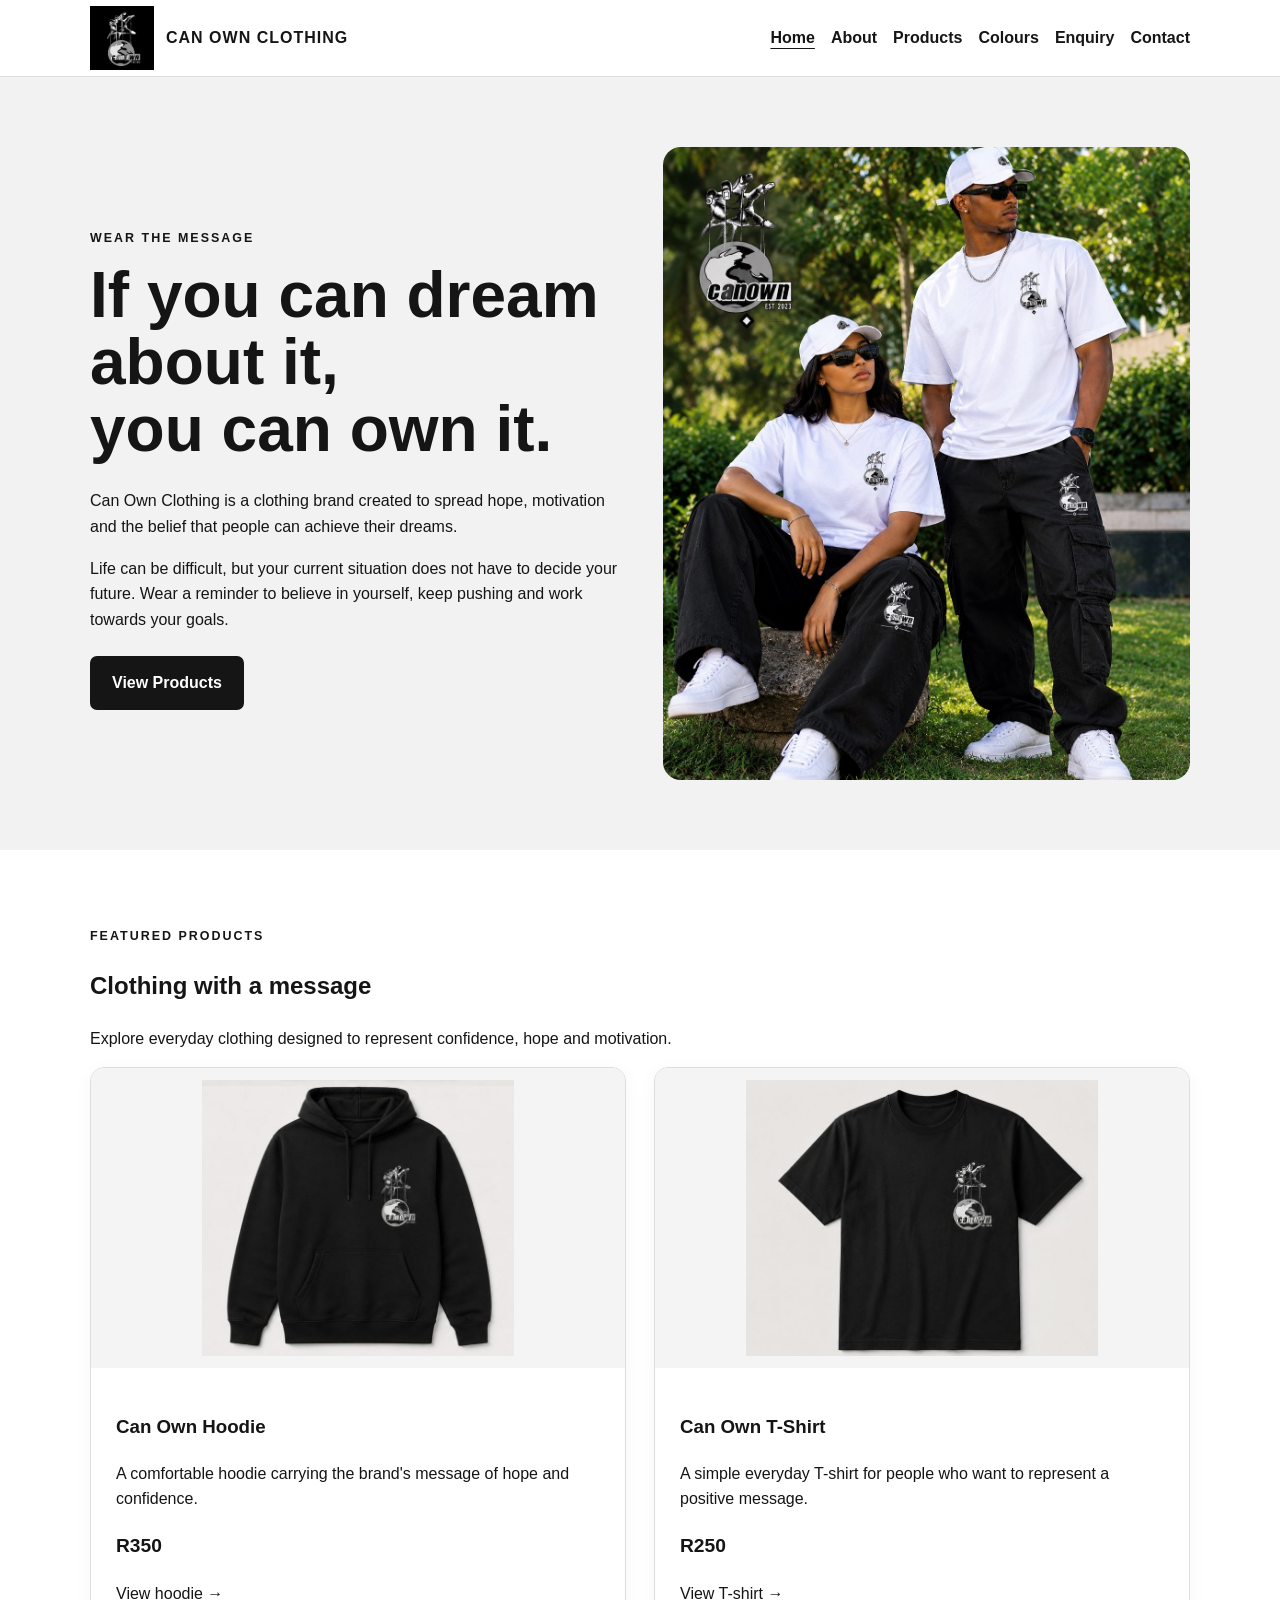
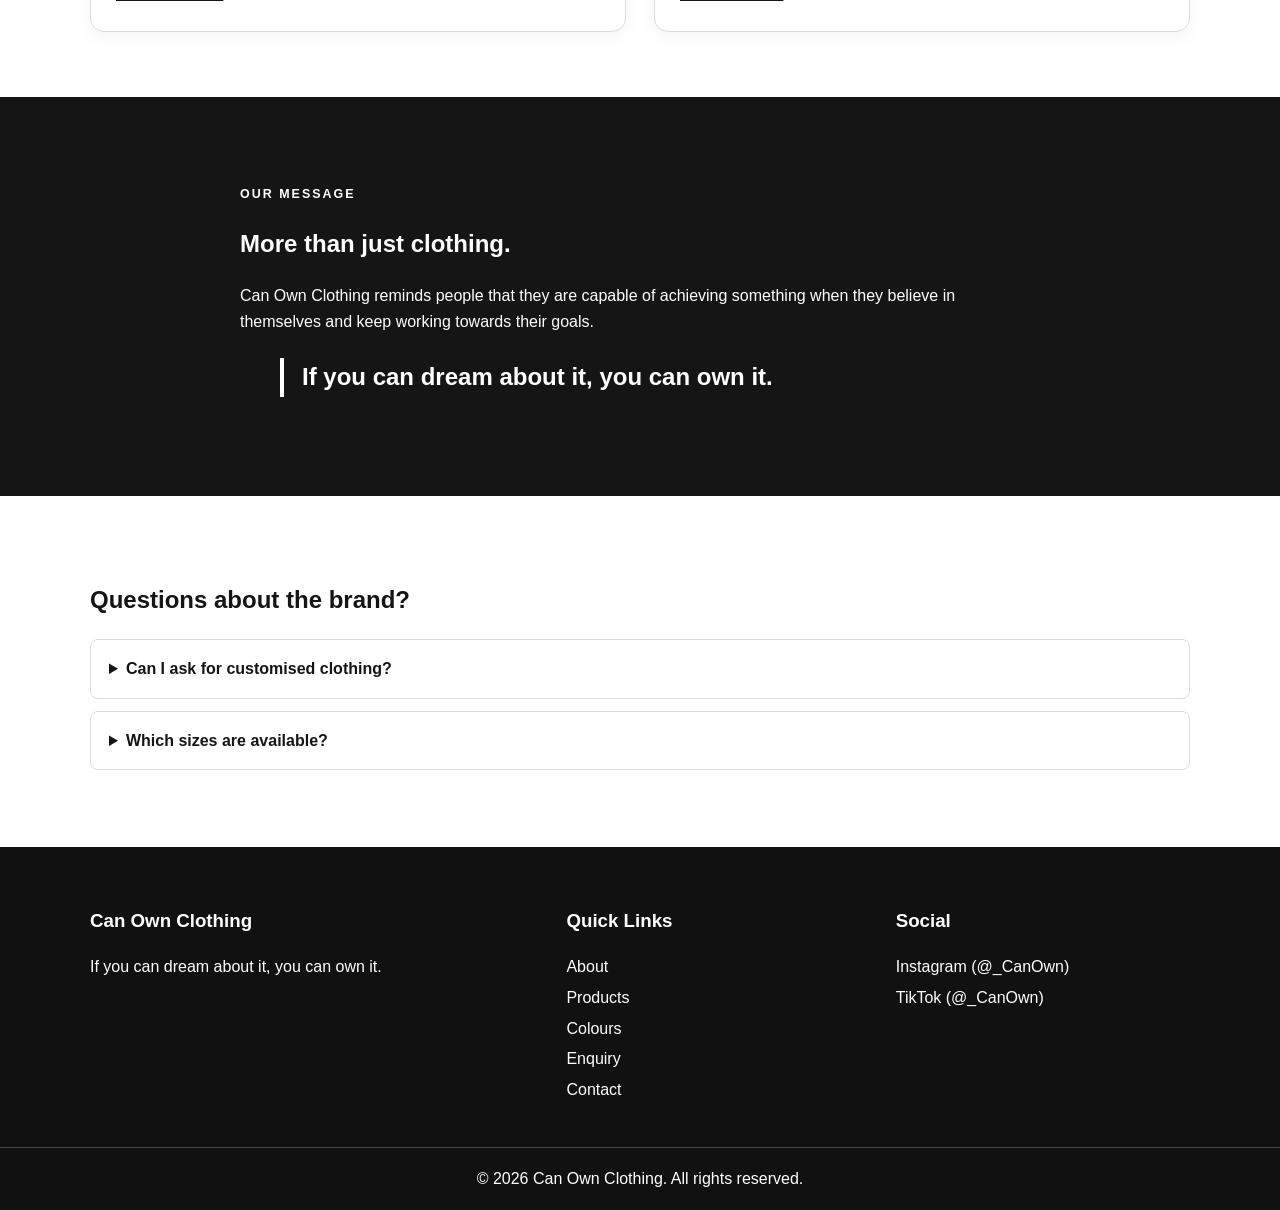
<file: index.html>
<!DOCTYPE html>
<html lang="en">

<head>
    <meta charset="UTF-8">
    <meta name="viewport" content="width=device-width, initial-scale=1.0">
    <meta name="description"
        content="Discover Can Own Clothing, a motivational South African clothing brand built around hope, confidence and believing in your dreams.">
    <meta name="keywords"
        content="Can Own Clothing, motivational clothing, hoodies, T-shirts, customised clothing, South Africa">
    <meta name="author" content="Can Own Clothing">
    <title>Can Own Clothing | Motivational Clothing</title>
    <link rel="stylesheet" href="css/style.css">
</head>

<body>
    <a class="skip-link" href="#main">Skip to main content</a>
    <header class="header">
        <div class="container nav">
            <a class="logo" href="index.html"><img src="images/image0.jpg" alt="Can Own Clothing logo"><span>CAN OWN
                    CLOTHING</span></a>
            <button class="menu-toggle" aria-expanded="false" aria-controls="main-nav">Menu </button>
            <nav id="main-nav"><a class="active" href="index.html">Home</a><a href="about.html">About</a><a
                    href="products.html">Products</a><a href="colours.html">Colours</a><a
                    href="enquiry.html">Enquiry</a><a href="contact.html">Contact</a></nav>
        </div>
    </header>
    <main id="main">
        <section class="hero">
            <div class="container hero-grid">
                <div>
                    <p class="eyebrow">WEAR THE MESSAGE</p>
                    <h1>If you can dream about it, <span>you can own it.</span></h1>
                    <p>Can Own Clothing is a clothing brand created to spread hope, motivation and the belief that
                        people can achieve their dreams.</p>
                    <p>Life can be difficult, but your current situation does not have to decide your future. Wear a
                        reminder to believe in yourself, keep pushing and work towards your goals.</p>
                    <a class="button" href="products.html">View Products</a>
                </div>
                <div><img class="hero-img" src="images/image10.jpg" alt="Two people wearing Can Own Clothing"
                        class="hero-img zoomable-image"></div>
            </div>
        </section>
        <section class="section">
            <div class="container">
                <p class="eyebrow">FEATURED PRODUCTS</p>
                <h2>Clothing with a message</h2>
                <p>Explore everyday clothing designed to represent confidence, hope and motivation.</p>
                <div class="cards">
                    <article class="card"><img src="images/image5.jpg" alt="Black Can Own hoodie"
                            class="zoomable-image">
                        <div>
                            <h3>Can Own Hoodie</h3>
                            <p>A comfortable hoodie carrying the brand's message of hope and confidence.</p>
                            <p class="price">R350</p><a href="products.html">View hoodie →</a>
                        </div>
                    </article>
                    <article class="card"><img src="images/image1.jpg" alt="Black Can Own T-shirt"
                            class="zoomable-image">
                        <div>
                            <h3>Can Own T-Shirt</h3>
                            <p>A simple everyday T-shirt for people who want to represent a positive message.</p>
                            <p class="price">R250</p><a href="products.html">View T-shirt →</a>
                        </div>
                    </article>
                </div>
            </div>
        </section>
        <section class="dark-section">
            <div class="container narrow">
                <p class="eyebrow">OUR MESSAGE</p>
                <h2>More than just clothing.</h2>
                <p>Can Own Clothing reminds people that they are capable of achieving something when they believe in
                    themselves and keep working towards their goals.</p>
                <blockquote>If you can dream about it, you can own it.</blockquote>
            </div>
        </section>
        <section class="section">
            <div class="container">
                <h2>Questions about the brand?</h2>
                <details class="accordion">
                    <summary>Can I ask for customised clothing?</summary>
                    <p>Yes. Use the enquiry form to tell us your idea. We will review the request and discuss
                        availability and pricing before confirming an order.</p>
                </details>
                <details class="accordion">
                    <summary>Which sizes are available?</summary>
                    <p>Our current listed sizes are Small, Medium, Large and XL. Availability must be confirmed before
                        an order is finalised.</p>
                </details>
            </div>
        </section>
    </main>
    <footer>
        <div class="container footer-grid">
            <div>
                <h3>Can Own Clothing</h3>
                <p>If you can dream about it, you can own it.</p>
            </div>
            <div>
                <h3>Quick Links</h3><a href="about.html">About</a><a href="products.html">Products</a><a
                    href="colours.html">Colours</a><a href="enquiry.html">Enquiry</a><a href="contact.html">Contact</a>
            </div>
            <div>
                <h3>Social</h3><a href="#">Instagram (@_CanOwn)</a><a
                    href="#">TikTok (@_CanOwn)</a>
            </div>
        </div>
        <p class="copyright">&copy; 2026 Can Own Clothing. All rights reserved.</p>
    </footer>
    <script src="js/script.js"></script>
</body>

</html>
</file>
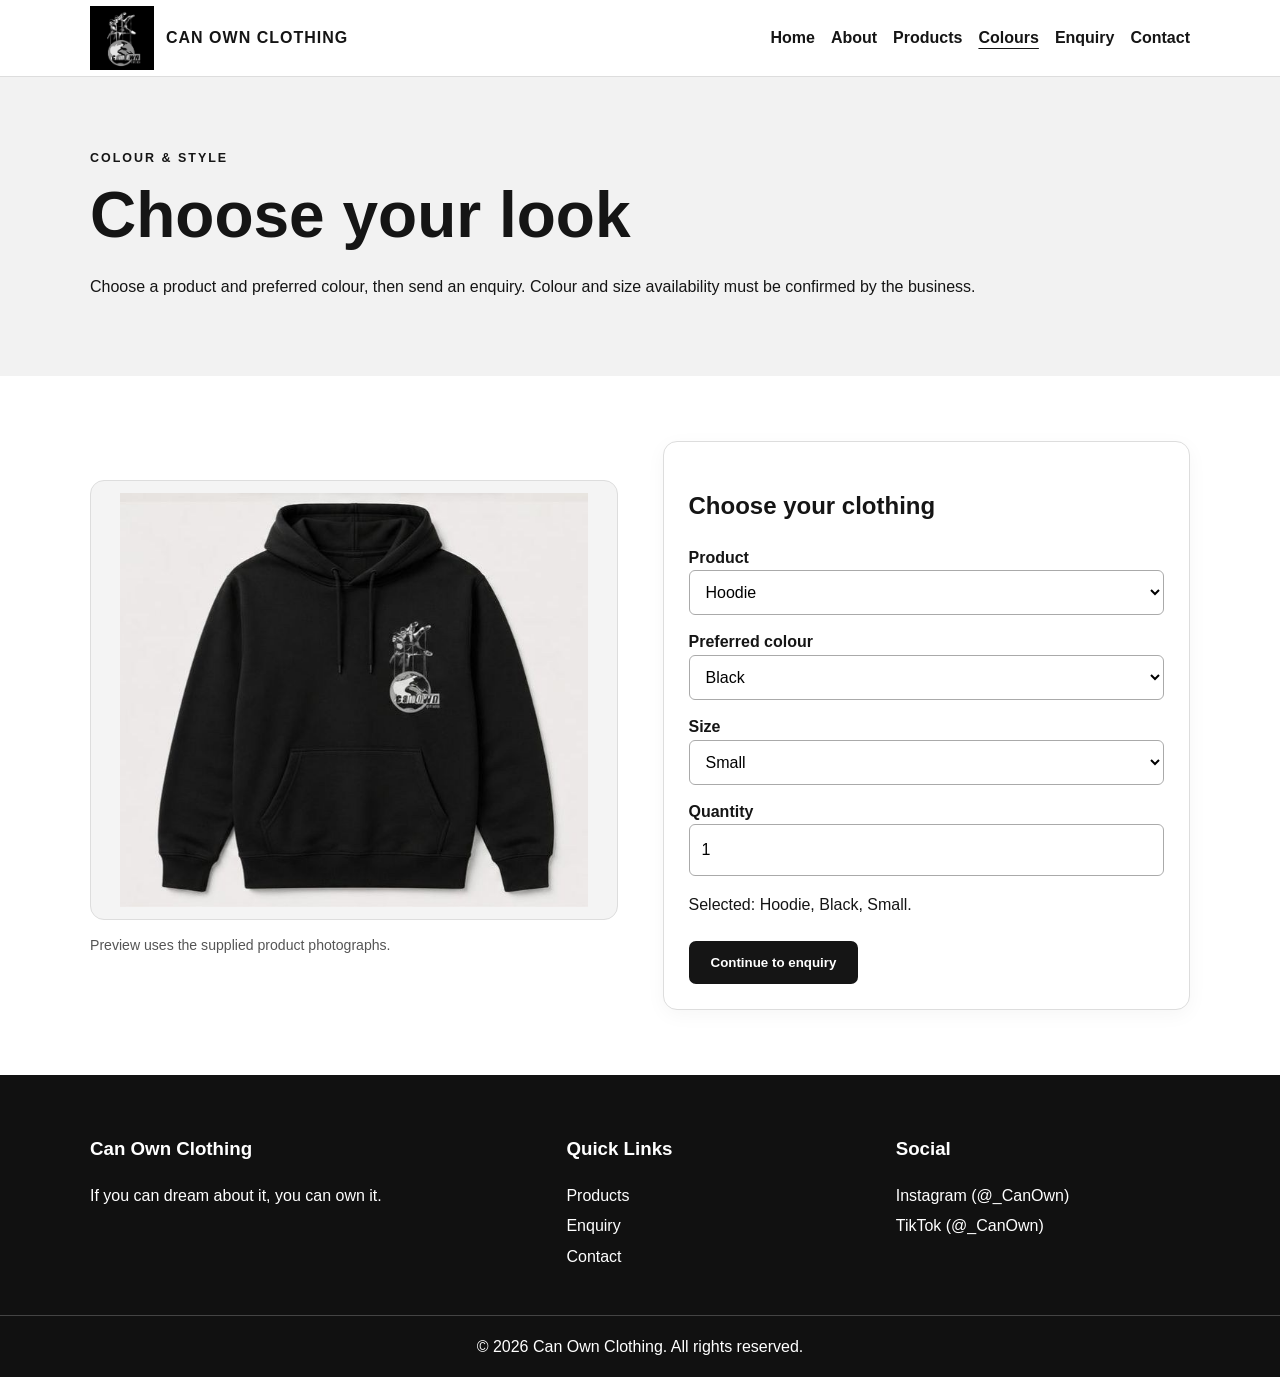
<file: colours.html>
<!DOCTYPE html>
<html lang="en">

<head>
    <meta charset="UTF-8">
    <meta name="viewport" content="width=device-width, initial-scale=1.0">
    <meta name="description"
        content="Explore colour options for Can Own Clothing hoodies and T-shirts and send a clothing enquiry.">
    <meta name="keywords" content="Can Own Clothing colours, hoodie colours, T-shirt colours, customised clothing">
    <title>Colours and Styles | Can Own Clothing</title>
    <link rel="stylesheet" href="css/style.css">
</head>

<body><a class="skip-link" href="#main">Skip to main content</a>
    <header class="header">
        <div class="container nav"><a class="logo" href="index.html"><img src="images/image0.jpg"
                    alt="Can Own Clothing logo"><span>CAN OWN CLOTHING</span></a><button class="menu-toggle"
                aria-expanded="false" aria-controls="main-nav">Menu </button>
            <nav id="main-nav"><a href="index.html">Home</a><a href="about.html">About</a><a
                    href="products.html">Products</a><a class="active" href="colours.html">Colours</a><a
                    href="enquiry.html">Enquiry</a><a href="contact.html">Contact</a></nav>
        </div>
    </header>
    <main id="main">
        <section class="banner">
            <div class="container">
                <p class="eyebrow">COLOUR & STYLE</p>
                <h1>Choose your look</h1>
                <p>Choose a product and preferred colour, then send an enquiry. Colour and size availability must be
                    confirmed by the business.</p>
            </div>
        </section>
        <section class="section">
            <div class="container two-col">
                <div><img id="colour-preview" class="colour-preview zoomable-image" src="images/image5.jpg"
                        alt="Preview of selected Can Own clothing item">
                    <p class="small-note">Preview uses the supplied product photographs.</p>
                </div>
                <form class="form" id="colour-form">
                    <h2>Choose your clothing</h2><label for="colour-product">Product</label><select id="colour-product"
                        name="product">
                        <option value="hoodie">Hoodie</option>
                        <option value="tshirt">T-shirt</option>
                    </select><label for="colour-choice">Preferred colour</label><select id="colour-choice"
                        name="colour">
                        <option value="Black">Black</option>
                        <option value="White">White</option>
                        <option value="Grey">Grey</option>
                        <option value="Navy blue">Navy blue</option>
                        <option value="Burgundy">Burgundy</option>
                    </select><label for="colour-size">Size</label><select id="colour-size" name="size">
                        <option>Small</option>
                        <option>Medium</option>
                        <option>Large</option>
                        <option>XL</option>
                    </select><label for="colour-quantity">Quantity</label><input id="colour-quantity" name="quantity"
                        type="number" min="1" value="1" required>
                    <p id="colour-summary" aria-live="polite">Selected: Hoodie, Black, Small.</p><button class="button"
                        type="submit">Continue to enquiry</button>
                </form>
            </div>
        </section>
    </main>
    <footer>
        <div class="container footer-grid">
            <div>
                <h3>Can Own Clothing</h3>
                <p>If you can dream about it, you can own it.</p>
            </div>
            <div>
                <h3>Quick Links</h3><a href="products.html">Products</a><a href="enquiry.html">Enquiry</a><a
                    href="contact.html">Contact</a>
            </div>
            <div>
                <h3>Social</h3><a href="#">Instagram (@_CanOwn)</a> <a
                    href="#">TikTok (@_CanOwn)</a>
            </div>
        </div>
        <p class="copyright">&copy; 2026 Can Own Clothing. All rights reserved.</p>
    </footer>
    <script src="js/script.js"></script>
</body>

</html>
</file>
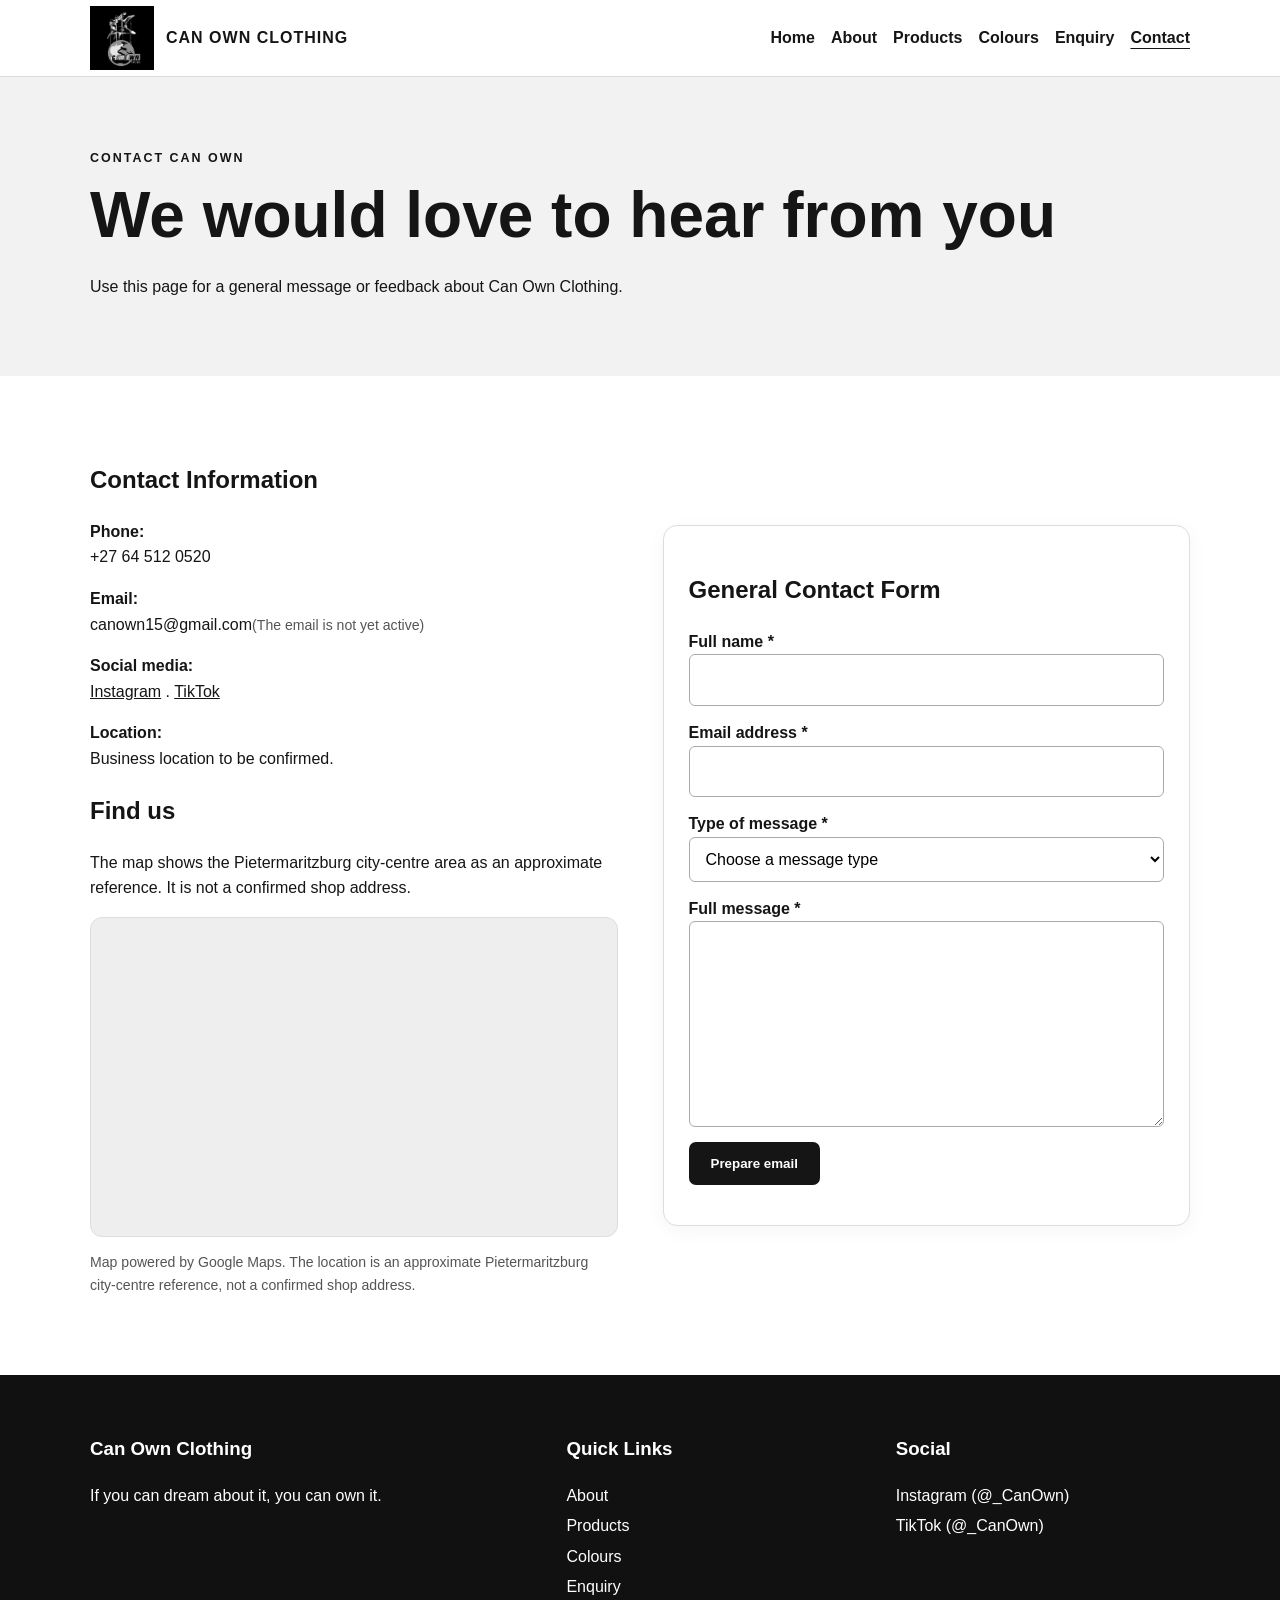
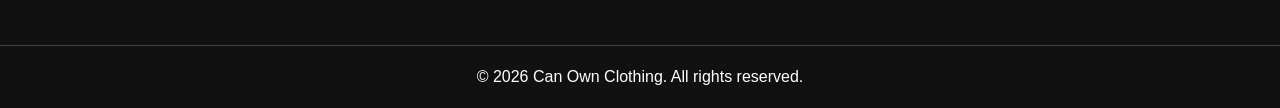
<file: contact.html>
<!DOCTYPE html>
<html lang="en">

<head>
    <meta charset="UTF-8">
    <meta name="viewport" content="width=device-width, initial-scale=1.0">
    <meta name="description"
        content="Contact Can Own Clothing with general questions, feedback or messages about the brand.">
    <meta name="keywords" content="contact Can Own Clothing, clothing customer support">
    <title>Contact | Can Own Clothing</title>
    <link rel="stylesheet" href="css/style.css">
</head>

<body><a class="skip-link" href="#main">Skip to main content</a>
    <header class="header">
        <div class="container nav"><a class="logo" href="index.html"><img src="images/image0.jpg"
                    alt="Can Own Clothing logo"><span>CAN OWN CLOTHING</span></a><button class="menu-toggle"
                aria-expanded="false" aria-controls="main-nav">Menu </button>
            <nav id="main-nav"><a href="index.html">Home</a><a href="about.html">About</a><a
                    href="products.html">Products</a><a href="colours.html">Colours</a><a
                    href="enquiry.html">Enquiry</a><a class="active" href="contact.html">Contact</a></nav>
        </div>
    </header>
    <main id="main">
        <section class="banner">
            <div class="container">
                <p class="eyebrow">CONTACT CAN OWN</p>
                <h1>We would love to hear from you</h1>
                <p>Use this page for a general message or feedback about Can Own Clothing.</p>
            </div>
        </section>
        <section class="section">
            <div class="container two-col">
                <div>
                    <h2>Contact Information</h2>
                    <p><strong>Phone:</strong><br>+27 64 512 0520</p>
                    <p><strong>Email:</strong><br>canown15@gmail.com<span class="small-note">(The email is not yet
                            active)</span></p>
                    <p><strong>Social media:</strong><br><a href="#">Instagram</a> . <a
                            href="#">TikTok</a></p>
                    <p><strong>Location:</strong><br>Business location to be confirmed.</p>
                    <h2>Find us</h2>
                    <p>The map shows the Pietermaritzburg city-centre area as an approximate reference. It is not a
                        confirmed shop address.</p>
                    <div id="map" class="map" role="application" aria-label="Google Map showing Pietermaritzburg">
                        <iframe title="Google Map of Pietermaritzburg"
                            src="https://maps.google.com/maps?q=Pietermaritzburg%2C%20KwaZulu-Natal&t=&z=13&ie=UTF8&iwloc=&output=embed"
                            loading="lazy" allowfullscreen referrerpolicy="no-referrer-when-downgrade"></iframe></div>
                    <p class="small-note">Map powered by Google Maps. The location is an approximate Pietermaritzburg
                        city-centre reference, not a confirmed shop address.</p>
                </div>
                <form class="form" id="contactForm">
                    <h2>General Contact Form</h2><label for="cname">Full name *</label><input id="cname" name="name"
                        type="text" minlength="2" maxlength="80" required><label for="cemail">Email address
                        *</label><input id="cemail" name="email" type="email" required><label for="subject">Type of
                        message *</label><select id="subject" name="subject" required>
                        <option value="">Choose a message type</option>
                        <option>General question</option>
                        <option>Feedback</option>
                        <option>Partnership</option>
                        <option>Other</option>
                    </select><label for="cmessage">Full message *</label><textarea id="cmessage" name="message" rows="7"
                        minlength="5" maxlength="1500" required></textarea><button class="button" type="submit">Prepare
                        email</button>
                    <p id="contactMessage" class="form-response" aria-live="polite"></p><a id="contact-email-link"
                        class="button hidden" href="#">Open email to send message</a>
                </form>
            </div>
        </section>
    </main>
    <footer>
        <div class="container footer-grid">
            <div>
                <h3>Can Own Clothing</h3>
                <p>If you can dream about it, you can own it.</p>
            </div>
            <div>
                <h3>Quick Links</h3><a href="about.html">About</a><a href="products.html">Products</a><a
                    href="colours.html">Colours</a><a href="enquiry.html">Enquiry</a>
            </div>
            <div>
                <h3>Social</h3><a href="#">Instagram (@_CanOwn)</a> <a
                    href="#">TikTok (@_CanOwn)</a>
            </div>
        </div>
        <p class="copyright">&copy; 2026 Can Own Clothing. All rights reserved.</p>
    </footer>
    <script src="js/script.js"></script>
</body>

</html>
</file>
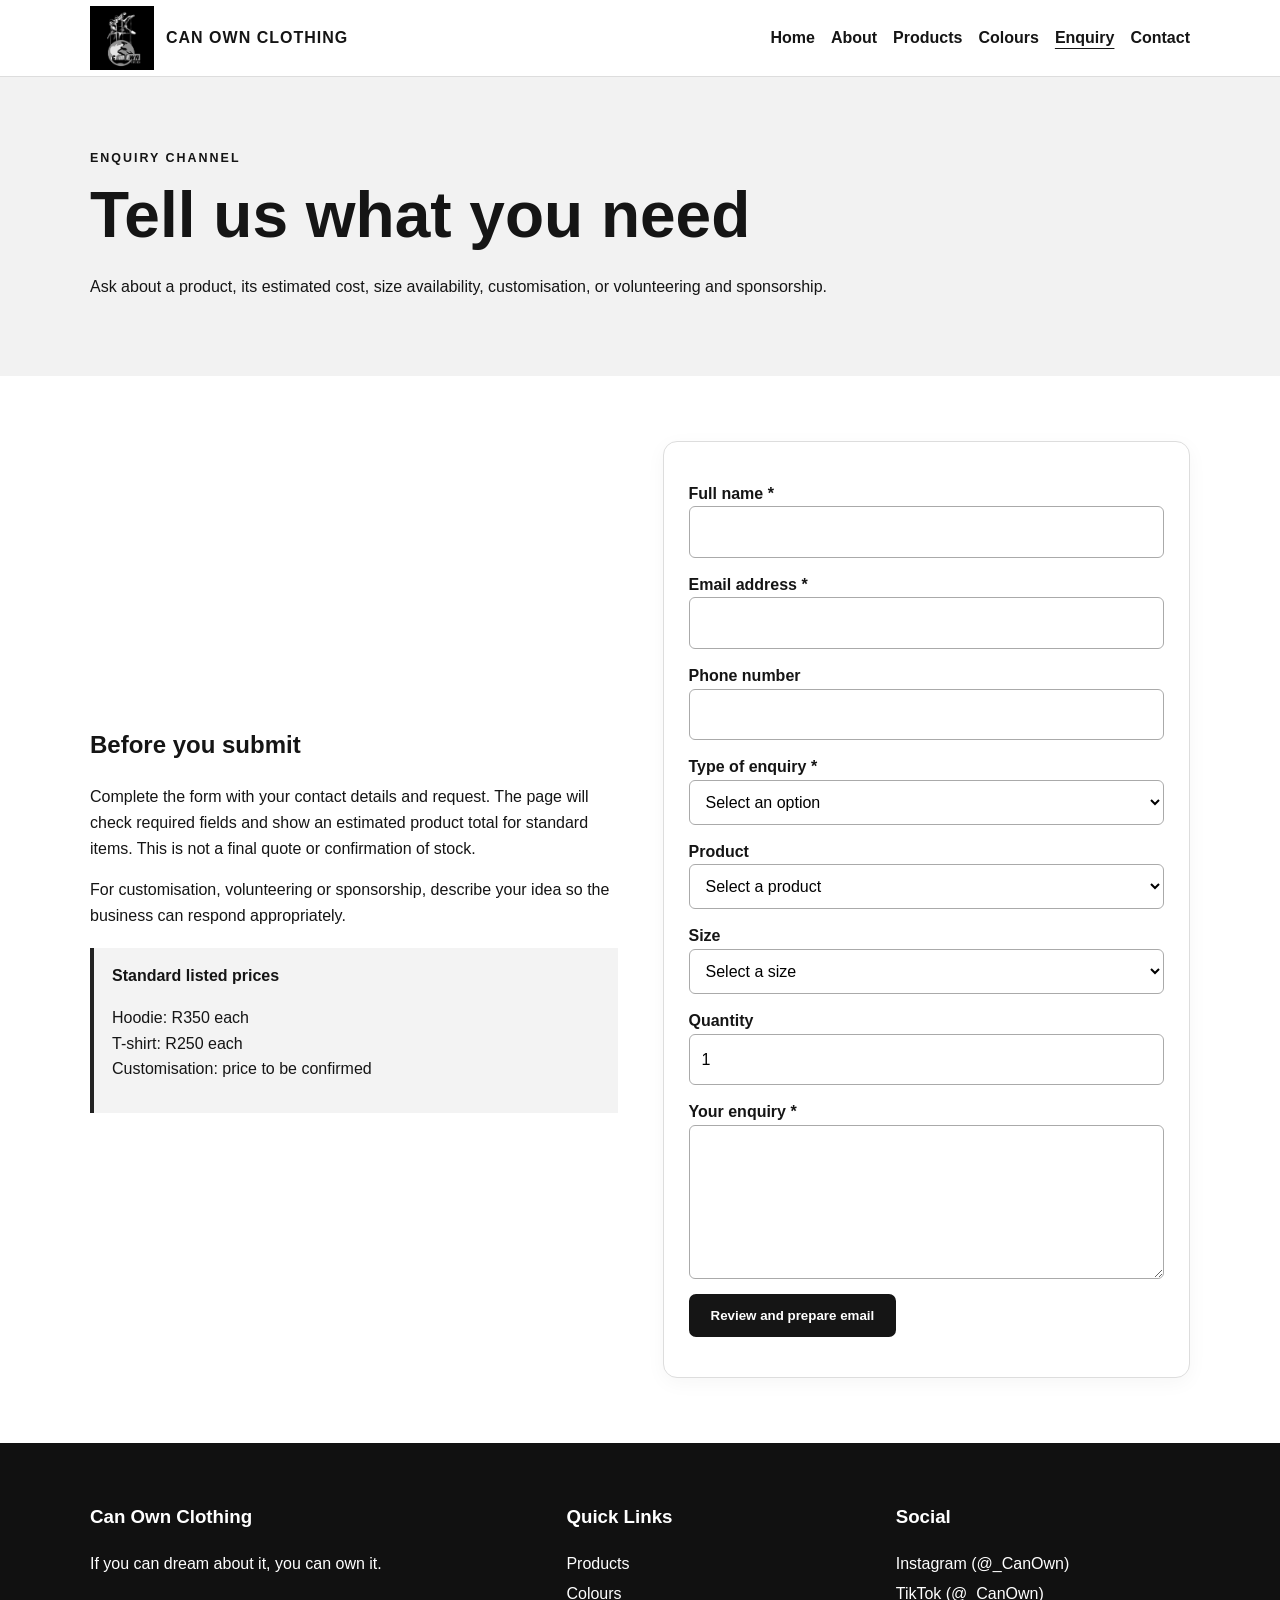
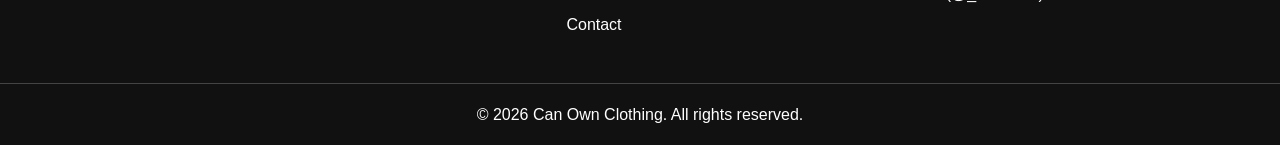
<file: enquiry.html>
<!DOCTYPE html>
<html lang="en">

<head>
    <meta charset="UTF-8">
    <meta name="viewport" content="width=device-width, initial-scale=1.0">
    <meta name="description"
        content="Send Can Own Clothing an enquiry about products, prices, size availability, customisation, volunteering or sponsorship.">
    <meta name="keywords" content="Can Own Clothing enquiry, clothing price, customised hoodie, T-shirt order">
    <title>Enquiry | Can Own Clothing</title>
    <link rel="stylesheet" href="css/style.css">
</head>

<body><a class="skip-link" href="#main">Skip to main content</a>
    <header class="header">
        <div class="container nav"><a class="logo" href="index.html"><img src="images/image0.jpg"
                    alt="Can Own Clothing logo"><span>CAN OWN CLOTHING</span></a><button class="menu-toggle"
                aria-expanded="false" aria-controls="main-nav">Menu </button>
            <nav id="main-nav"><a href="index.html">Home</a><a href="about.html">About</a><a
                    href="products.html">Products</a><a href="colours.html">Colours</a><a class="active"
                    href="enquiry.html">Enquiry</a><a href="contact.html">Contact</a></nav>
        </div>
    </header>
    <main id="main">
        <section class="banner">
            <div class="container">
                <p class="eyebrow">ENQUIRY CHANNEL</p>
                <h1>Tell us what you need</h1>
                <p>Ask about a product, its estimated cost, size availability, customisation, or volunteering and
                    sponsorship.</p>
            </div>
        </section>
        <section class="section">
            <div class="container two-col">
                <div>
                    <h2>Before you submit</h2>
                    <p>Complete the form with your contact details and request. The page will check required fields and
                        show an estimated product total for standard items. This is not a final quote or confirmation of
                        stock.</p>
                    <p>For customisation, volunteering or sponsorship, describe your idea so the business can respond
                        appropriately.</p>
                    <div class="notice"><strong>Standard listed prices</strong>
                        <p>Hoodie: R350 each<br>T-shirt: R250 each<br>Customisation: price to be confirmed</p>
                    </div>
                </div>
                <form class="form" id="enquiryForm"><label for="name">Full name *</label><input id="name" name="name"
                        type="text" minlength="2" maxlength="80" autocomplete="name" required><label for="email">Email
                        address *</label><input id="email" name="email" type="email" autocomplete="email"
                        required><label for="phone">Phone number</label><input id="phone" name="phone" type="tel"
                        pattern="[0-9+() -]{7,20}" title="Enter a valid phone number" autocomplete="tel"><label
                        for="type">Type of enquiry *</label><select id="type" name="type" required>
                        <option value="">Select an option</option>
                        <option>Product Enquiry</option>
                        <option>Clothing Customisation</option>
                        <option>General Query</option>
                        <option>Volunteer</option>
                        <option>Sponsorship</option>
                    </select><label for="product">Product</label><select id="product" name="product">
                        <option value="">Select a product</option>
                        <option value="hoodie">Can Own Hoodie - R350</option>
                        <option value="tshirt">Can Own T-Shirt - R250</option>
                        <option value="custom">Customised clothing - price to be confirmed</option>
                    </select><label for="size">Size</label><select id="size" name="size">
                        <option value="">Select a size</option>
                        <option>Small</option>
                        <option>Medium</option>
                        <option>Large</option>
                        <option>XL</option>
                    </select><label for="quantity">Quantity</label><input id="quantity" name="quantity" type="number"
                        min="1" max="100" value="1"><label for="message">Your enquiry *</label><textarea id="message"
                        name="message" rows="5" minlength="5" maxlength="1000" required></textarea><button
                        class="button" type="submit">Review and prepare email</button>
                    <div id="enquiryMessage" class="form-response" aria-live="polite"></div><a id="enquiry-email-link"
                        class="button hidden" href="#">Open email to send enquiry</a>
                </form>
            </div>
        </section>
    </main>
    <footer>
        <div class="container footer-grid">
            <div>
                <h3>Can Own Clothing</h3>
                <p>If you can dream about it, you can own it.</p>
            </div>
            <div>
                <h3>Quick Links</h3><a href="products.html">Products</a><a href="colours.html">Colours</a><a
                    href="contact.html">Contact</a>
            </div>
            <div>
                <h3>Social</h3><a href="#">Instagram (@_CanOwn)</a> <a
                    href="#">TikTok (@_CanOwn)</a>
            </div>
        </div>
        <p class="copyright">&copy; 2026 Can Own Clothing. All rights reserved.</p>
    </footer>
    <script src="js/script.js"></script>
</body>

</html>
</file>
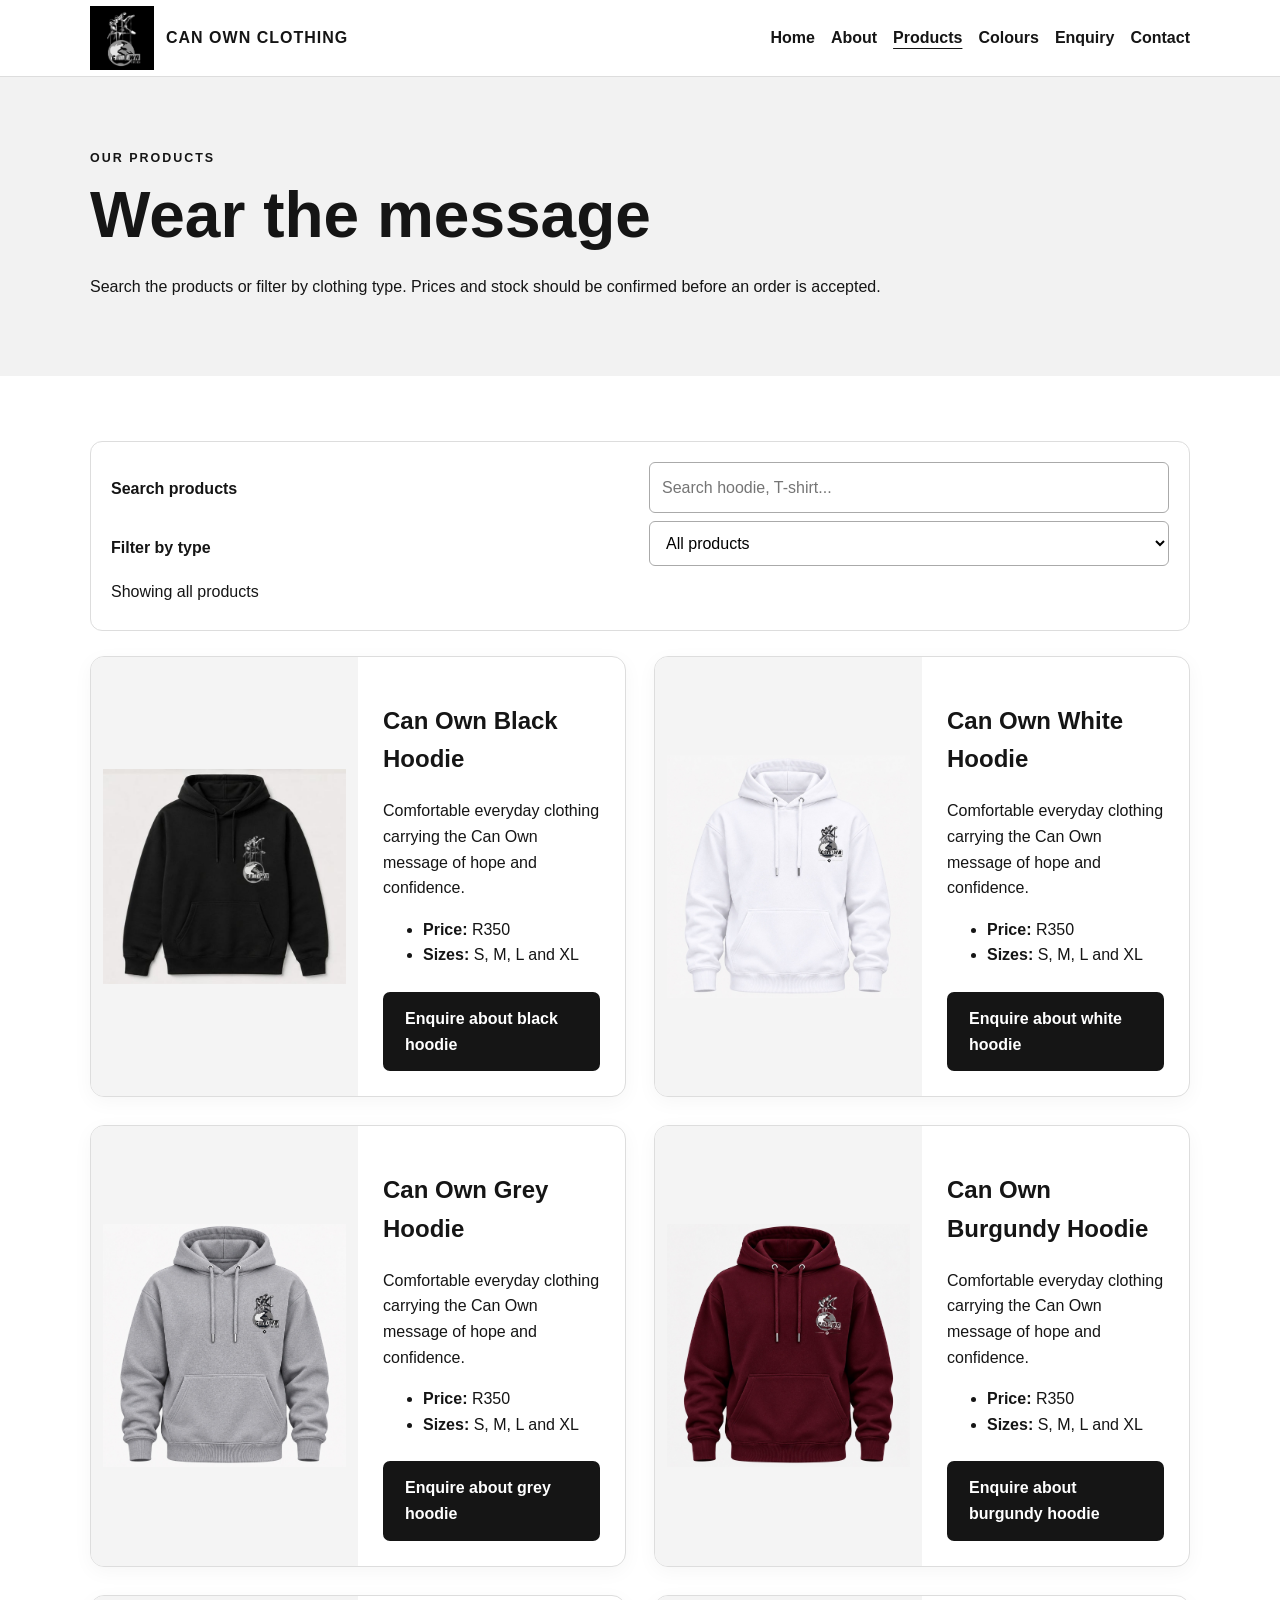
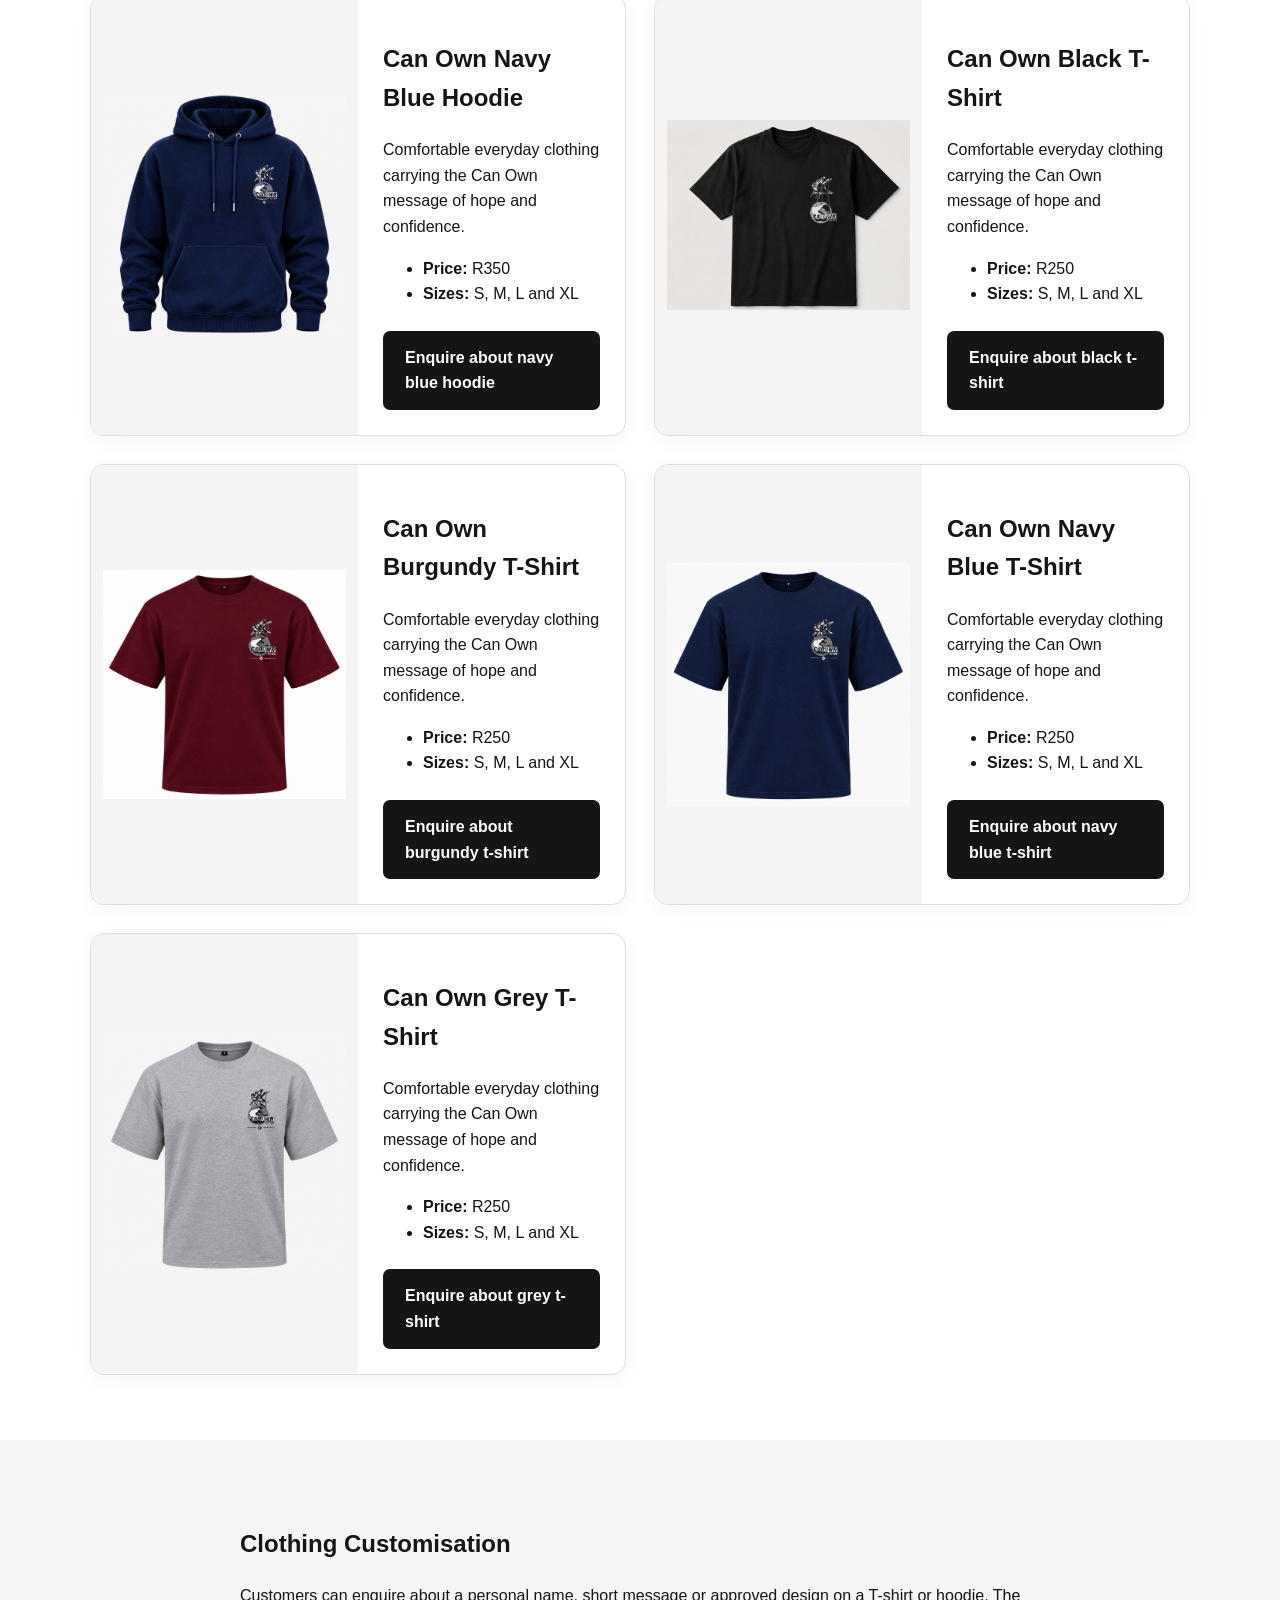
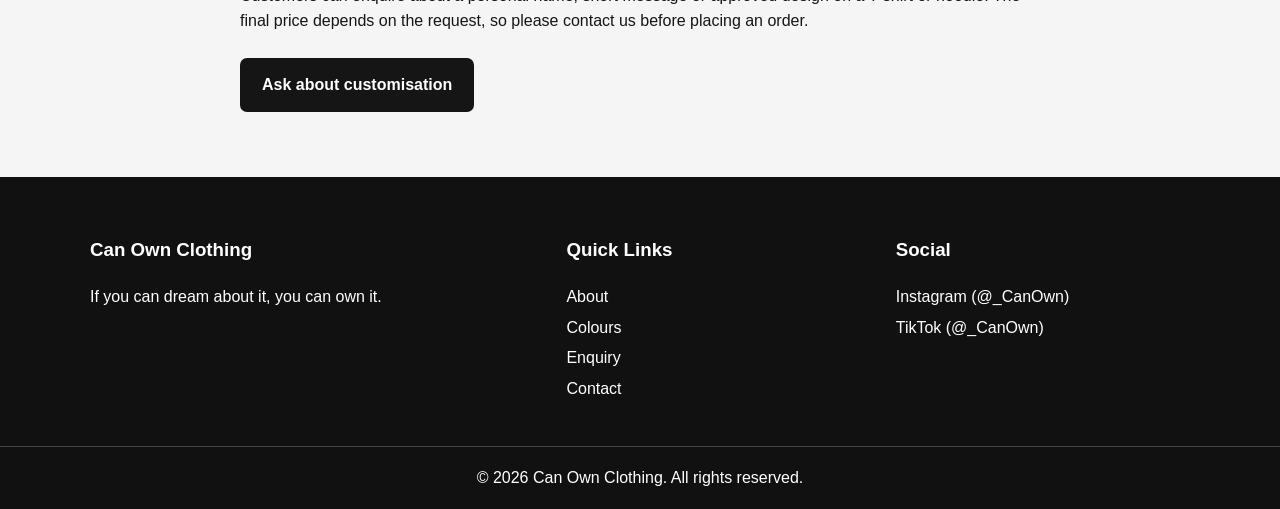
<file: products.html>
<!DOCTYPE html>
<html lang="en">

<head>
    <meta charset="UTF-8">
    <meta name="viewport" content="width=device-width, initial-scale=1.0">
    <meta name="description"
        content="Browse Can Own Clothing hoodies and T-shirts, compare prices and enquire about available sizes.">
    <meta name="keywords" content="Can Own hoodie, Can Own T-shirt, motivational clothing, clothing sizes">
    <title>Products | Can Own Clothing</title>
    <link rel="stylesheet" href="css/style.css">
</head>

<body><a class="skip-link" href="#main">Skip to main content</a>
    <header class="header">
        <div class="container nav"><a class="logo" href="index.html"><img src="images/image0.jpg"
                    alt="Can Own Clothing logo"><span>CAN OWN CLOTHING</span></a><button class="menu-toggle"
                aria-expanded="false" aria-controls="main-nav">Menu </button>
            <nav id="main-nav"><a href="index.html">Home</a><a href="about.html">About</a><a class="active"
                    href="products.html">Products</a><a href="colours.html">Colours</a><a
                    href="enquiry.html">Enquiry</a><a href="contact.html">Contact</a></nav>
        </div>
    </header>
    <main id="main">
        <section class="banner">
            <div class="container">
                <p class="eyebrow">OUR PRODUCTS</p>
                <h1>Wear the message</h1>
                <p>Search the products or filter by clothing type. Prices and stock should be confirmed before an order
                    is accepted.</p>
            </div>
        </section>
        <section class="section">
            <div class="container">
                <div class="filter-bar"><label for="product-search">Search products</label><input id="product-search"
                        type="search" placeholder="Search hoodie, T-shirt..."><label for="product-filter">Filter by
                        type</label><select id="product-filter">
                        <option value="all">All products</option>
                        <option value="hoodie">Hoodies</option>
                        <option value="tshirt">T-shirts</option>
                    </select>
                    <p id="result-count" aria-live="polite">Showing all products</p>
                </div>
                <div class="cards product-grid" id="product-list">
                    <article class="product product-item" data-name="Can Own Black Hoodie" data-type="hoodie"><img
                            class="zoomable-image" src="images/image5.jpg"
                            alt="Can Own Black Hoodie with the brand logo">
                        <div>
                            <h2>Can Own Black Hoodie</h2>
                            <p>Comfortable everyday clothing carrying the Can Own message of hope and confidence.</p>
                            <ul>
                                <li><strong>Price:</strong> R350</li>
                                <li><strong>Sizes:</strong> S, M, L and XL</li>
                            </ul><a class="button" href="enquiry.html?product=hoodie">Enquire about black hoodie</a>
                        </div>
                    </article>
                    <article class="product product-item" data-name="Can Own White Hoodie" data-type="hoodie"><img
                            class="zoomable-image" src="images/image6.jpg"
                            alt="Can Own White Hoodie with the brand logo">
                        <div>
                            <h2>Can Own White Hoodie</h2>
                            <p>Comfortable everyday clothing carrying the Can Own message of hope and confidence.</p>
                            <ul>
                                <li><strong>Price:</strong> R350</li>
                                <li><strong>Sizes:</strong> S, M, L and XL</li>
                            </ul><a class="button" href="enquiry.html?product=hoodie">Enquire about white hoodie</a>
                        </div>
                    </article>
                    <article class="product product-item" data-name="Can Own Grey Hoodie" data-type="hoodie"><img
                            class="zoomable-image" src="images/image7.jpg"
                            alt="Can Own Grey Hoodie with the brand logo">
                        <div>
                            <h2>Can Own Grey Hoodie</h2>
                            <p>Comfortable everyday clothing carrying the Can Own message of hope and confidence.</p>
                            <ul>
                                <li><strong>Price:</strong> R350</li>
                                <li><strong>Sizes:</strong> S, M, L and XL</li>
                            </ul><a class="button" href="enquiry.html?product=hoodie">Enquire about grey hoodie</a>
                        </div>
                    </article>
                    <article class="product product-item" data-name="Can Own Burgundy Hoodie" data-type="hoodie"><img
                            class="zoomable-image" src="images/image8.jpg"
                            alt="Can Own Burgundy Hoodie with the brand logo">
                        <div>
                            <h2>Can Own Burgundy Hoodie</h2>
                            <p>Comfortable everyday clothing carrying the Can Own message of hope and confidence.</p>
                            <ul>
                                <li><strong>Price:</strong> R350</li>
                                <li><strong>Sizes:</strong> S, M, L and XL</li>
                            </ul><a class="button" href="enquiry.html?product=hoodie">Enquire about burgundy hoodie</a>
                        </div>
                    </article>
                    <article class="product product-item" data-name="Can Own Navy Blue Hoodie" data-type="hoodie"><img
                            class="zoomable-image" src="images/image9.jpg"
                            alt="Can Own Navy Blue Hoodie with the brand logo">
                        <div>
                            <h2>Can Own Navy Blue Hoodie</h2>
                            <p>Comfortable everyday clothing carrying the Can Own message of hope and confidence.</p>
                            <ul>
                                <li><strong>Price:</strong> R350</li>
                                <li><strong>Sizes:</strong> S, M, L and XL</li>
                            </ul><a class="button" href="enquiry.html?product=hoodie">Enquire about navy blue hoodie</a>
                        </div>
                    </article>
                    <article class="product product-item" data-name="Can Own Black T-Shirt" data-type="tshirt"><img
                            class="zoomable-image" src="images/image1.jpg"
                            alt="Can Own Black T-Shirt with the brand logo">
                        <div>
                            <h2>Can Own Black T-Shirt</h2>
                            <p>Comfortable everyday clothing carrying the Can Own message of hope and confidence.</p>
                            <ul>
                                <li><strong>Price:</strong> R250</li>
                                <li><strong>Sizes:</strong> S, M, L and XL</li>
                            </ul><a class="button" href="enquiry.html?product=tshirt">Enquire about black t-shirt</a>
                        </div>
                    </article>
                    <article class="product product-item" data-name="Can Own Burgundy T-Shirt" data-type="tshirt"><img
                            class="zoomable-image" src="images/image2.jpg"
                            alt="Can Own Burgundy T-Shirt with the brand logo">
                        <div>
                            <h2>Can Own Burgundy T-Shirt</h2>
                            <p>Comfortable everyday clothing carrying the Can Own message of hope and confidence.</p>
                            <ul>
                                <li><strong>Price:</strong> R250</li>
                                <li><strong>Sizes:</strong> S, M, L and XL</li>
                            </ul><a class="button" href="enquiry.html?product=tshirt">Enquire about burgundy t-shirt</a>
                        </div>
                    </article>
                    <article class="product product-item" data-name="Can Own Navy Blue T-Shirt" data-type="tshirt"><img
                            class="zoomable-image" src="images/image3.jpg"
                            alt="Can Own Navy Blue T-Shirt with the brand logo">
                        <div>
                            <h2>Can Own Navy Blue T-Shirt</h2>
                            <p>Comfortable everyday clothing carrying the Can Own message of hope and confidence.</p>
                            <ul>
                                <li><strong>Price:</strong> R250</li>
                                <li><strong>Sizes:</strong> S, M, L and XL</li>
                            </ul><a class="button" href="enquiry.html?product=tshirt">Enquire about navy blue
                                t-shirt</a>
                        </div>
                    </article>
                    <article class="product product-item" data-name="Can Own Grey T-Shirt" data-type="tshirt"><img
                            class="zoomable-image" src="images/image4.jpg"
                            alt="Can Own Grey T-Shirt with the brand logo">
                        <div>
                            <h2>Can Own Grey T-Shirt</h2>
                            <p>Comfortable everyday clothing carrying the Can Own message of hope and confidence.</p>
                            <ul>
                                <li><strong>Price:</strong> R250</li>
                                <li><strong>Sizes:</strong> S, M, L and XL</li>
                            </ul><a class="button" href="enquiry.html?product=tshirt">Enquire about grey t-shirt</a>
                        </div>
                    </article>
                </div>
            </div>
        </section>
        <section class="section light">
            <div class="container narrow">
                <h2>Clothing Customisation</h2>
                <p>Customers can enquire about a personal name, short message or approved design on a T-shirt or hoodie.
                    The final price depends on the request, so please contact us before placing an order.</p><a
                    class="button" href="enquiry.html?product=custom">Ask about customisation</a>
            </div>
        </section>
    </main>
    <footer>
        <div class="container footer-grid">
            <div>
                <h3>Can Own Clothing</h3>
                <p>If you can dream about it, you can own it.</p>
            </div>
            <div>
                <h3>Quick Links</h3><a href="about.html">About</a><a href="colours.html">Colours</a><a
                    href="enquiry.html">Enquiry</a><a href="contact.html">Contact</a>
            </div>
            <div>
                <h3>Social</h3><a href="#">Instagram (@_CanOwn)</a> <a
                    href="#">TikTok (@_CanOwn)</a>
            </div>
        </div>
        <p class="copyright">&copy; 2026 Can Own Clothing. All rights reserved.</p>
    </footer>
    <script src="js/script.js"></script>
</body>

</html>
</file>
<file: css/style.css>
* {
    box-sizing: border-box
}

html {
    scroll-behavior: smooth
}

body {
    margin: 0;
    font-family: Arial, Helvetica, sans-serif;
    line-height: 1.6;
    color: #151515;
    background: #fff
}

img {
    max-width: 100%;
    display: block
}

a {
    color: inherit
}

.container {
    width: min(1100px, 92%);
    margin: auto
}

.skip-link {
    position: absolute;
    left: -9999px;
    top: auto
}

.skip-link:focus {
    left: 1rem;
    top: 1rem;
    background: #fff;
    padding: 1rem;
    z-index: 100
}

.header {
    background: #fff;
    border-bottom: 1px solid #ddd;
    position: sticky;
    top: 0;
    z-index: 10
}

.nav {
    min-height: 76px;
    display: flex;
    align-items: center;
    justify-content: space-between;
    gap: 25px
}

.logo {
    display: flex;
    align-items: center;
    gap: 10px;
    text-decoration: none;
    font-weight: 800;
    letter-spacing: 1px
}

.logo img {
    width: 48px;
    height: 48px;
    object-fit: contain
}

.nav nav {
    display: flex;
    flex-wrap: wrap;
    gap: 8px 16px
}

.nav nav a {
    font-weight: 700;
    text-decoration: none
}

.nav nav a:hover,
.nav nav .active {
    text-decoration: underline;
    text-underline-offset: 5px
}

.menu-toggle {
    display: none;
    background: #151515;
    color: #fff;
    border: 0;
    border-radius: 6px;
    padding: 8px 12px
}

.hero {
    padding: 70px 0;
    background: #f2f2f2
}

.hero-grid,
.two-col {
    display: grid;
    grid-template-columns: 1fr 1fr;
    gap: 45px;
    align-items: center
}

.hero h1,
.banner h1 {
    font-size: clamp(2.3rem, 5vw, 4.5rem);
    line-height: 1.05;
    margin: 10px 0 25px
}

.hero h1 span {
    display: block
}

.hero-img {
    width: 100%;
    border-radius: 18px
}

.eyebrow {
    font-size: .78rem;
    font-weight: 800;
    letter-spacing: 2px;
    text-transform: uppercase
}

.button {
    display: inline-block;
    background: #151515;
    color: #fff;
    border: 2px solid #151515;
    padding: 12px 20px;
    border-radius: 7px;
    text-decoration: none;
    font-weight: 700;
    cursor: pointer;
    margin-top: 8px;
    transition: transform .2s ease, background .2s ease
}

.button:hover {
    background: #333;
    transform: translateY(-2px)
}

.section {
    padding: 65px 0
}

.banner {
    padding: 60px 0;
    background: #f2f2f2
}

.narrow {
    max-width: 800px
}

.cards {
    display: grid;
    grid-template-columns: repeat(2, minmax(0, 1fr));
    gap: 28px
}

.card,
.product,
.info,
.form {
    border: 1px solid #ddd;
    border-radius: 14px;
    overflow: hidden;
    background: #fff;
    box-shadow: 0 5px 20px #0000000a
}

.card img,
.product>img {
    width: 100%;
    height: 300px;
    object-fit: contain;
    padding: 12px;
    background: #f4f4f4
}

.card>div,
.product>div,
.info,
.form {
    padding: 25px
}

.price {
    font-size: 1.2rem;
    font-weight: 800
}

.dark-section {
    padding: 75px 0;
    background: #151515;
    color: #fff
}

.dark-section blockquote {
    border-left: 4px solid #fff;
    padding-left: 18px;
    font-size: 1.5rem;
    font-weight: 700
}

.light {
    background: #f5f5f5
}

.gallery {
    display: grid;
    grid-template-columns: repeat(4, 1fr);
    gap: 15px
}

.gallery-item {
    padding: 0;
    border: 1px solid #ddd;
    border-radius: 10px;
    overflow: hidden;
    background: #fff;
    cursor: zoom-in;
    transition: transform .2s ease
}

.gallery-item:hover {
    transform: scale(1.02)
}

.gallery img {
    width: 100%;
    height: 200px;
    object-fit: cover
}

.lightbox {
    display: none;
    position: fixed;
    inset: 0;
    background: #000e;
    z-index: 100;
    align-items: center;
    justify-content: center;
    padding: 30px
}

.lightbox.open {
    display: flex
}

.lightbox img {
    max-width: min(900px, 90vw);
    max-height: 80vh;
    background: #fff;
    border-radius: 10px
}

.lightbox-close {
    position: absolute;
    right: 25px;
    top: 15px;
    background: #fff;
    border: 0;
    border-radius: 50%;
    font-size: 2rem;
    width: 45px;
    height: 45px;
    cursor: pointer
}

.form label,
.filter-bar label {
    display: block;
    margin-top: 14px;
    font-weight: 700
}

.form input,
.form select,
.form textarea,
.filter-bar input,
.filter-bar select {
    width: 100%;
    padding: 12px;
    border: 1px solid #aaa;
    border-radius: 6px;
    font: inherit;
    background: #fff
}

.form input:focus,
.form select:focus,
.form textarea:focus {
    outline: 3px solid #999;
    outline-offset: 1px
}

.form textarea {
    resize: vertical
}

.form-response {
    font-weight: 700;
    margin: 15px 0
}

.hidden {
    display: none !important
}

.notice {
    border-left: 4px solid #222;
    background: #f3f3f3;
    padding: 15px 18px;
    margin-top: 20px
}

.small-note {
    font-size: .88rem;
    color: #555
}

.filter-bar {
    display: grid;
    grid-template-columns: 1fr 1fr;
    gap: 8px 18px;
    margin-bottom: 25px;
    padding: 20px;
    border: 1px solid #ddd;
    border-radius: 12px
}

.filter-bar p {
    grid-column: 1/-1;
    margin: 5px 0
}

.product {
    display: grid;
    grid-template-columns: 1fr 1fr
}

.product>img {
    height: 100%;
    min-height: 320px;
    object-fit: contain
}

.accordion {
    padding: 16px 18px;
    border: 1px solid #ddd;
    border-radius: 8px;
    margin: 12px 0
}

.accordion summary {
    cursor: pointer;
    font-weight: 700
}

.accordion[open] summary {
    margin-bottom: 10px
}

.colour-preview {
    width: 100%;
    height: 440px;
    object-fit: contain;
    padding: 12px;
    background: #f4f4f4;
    border-radius: 14px;
    border: 1px solid #ddd
}

.map {
    height: 320px;
    border-radius: 12px;
    border: 1px solid #ddd;
    overflow: hidden;
    background: #eee
}

.footer-grid {
    display: grid;
    grid-template-columns: 1.5fr 1fr 1fr;
    gap: 35px;
    padding: 40px 0
}

footer {
    background: #111;
    color: #fff
}

footer a {
    display: block;
    margin: 5px 0;
    text-decoration: none
}

footer a:hover {
    text-decoration: underline
}

.copyright {
    border-top: 1px solid #444;
    margin: 0;
    padding: 18px 4%;
    background: #111;
    color: #fff;
    text-align: center
}

.no-results {
    padding: 20px;
    background: #f5f5f5;
    border-radius: 8px
}

@media(max-width:800px) {
    .nav {
        flex-wrap: wrap;
        padding: 12px 0
    }

    .menu-toggle {
        display: block;
        margin-left: auto
    }

    .nav nav {
        display: none;
        width: 100%;
        padding: 8px 0 12px
    }

    .nav nav.open {
        display: flex;
        flex-direction: column
    }

    .hero-grid,
    .two-col,
    .cards,
    .product {
        grid-template-columns: 1fr
    }

    .gallery {
        grid-template-columns: repeat(2, 1fr)
    }

    .hero {
        padding: 42px 0
    }

    .product>img {
        min-height: 260px;
        height: 280px
    }

    .footer-grid {
        grid-template-columns: 1fr 1fr
    }
}

@media(max-width:500px) {

    .gallery,
    .footer-grid,
    .filter-bar {
        grid-template-columns: 1fr
    }

    .hero h1,
    .banner h1 {
        font-size: 2.4rem
    }

    .gallery img {
        height: 220px
    }

    .section {
        padding: 45px 0
    }
}

@media(prefers-reduced-motion:reduce) {
    html {
        scroll-behavior: auto
    }

    *,
    *::before,
    *::after {
        transition: none !important;
        animation: none !important
    }
}

/* Uploaded brand photographs replace all illustrated placeholders. */
.logo img {
    width: 64px;
    height: 64px;
    object-fit: contain
}

.logo {
    gap: 0
}

.about-photo {
    width: 100%;
    max-height: 430px;
    object-fit: contain;
    border-radius: 14px;
    background: #f4f4f4
}

.zoomable-image {
    cursor: zoom-in
}

.gallery-item img {
    object-fit: contain;
    background: #f4f4f4
}

.map iframe {
    width: 100%;
    height: 100%;
    border: 0;
    display: block
}

.photo-viewer {
    display: none;
    position: fixed;
    inset: 0;
    z-index: 200;
    background: rgba(0, 0, 0, .92);
    align-items: center;
    justify-content: center;
    padding: 55px 20px 20px
}

.photo-viewer.open {
    display: flex
}

.photo-viewer img {
    max-width: 94vw;
    max-height: 86vh;
    width: auto;
    height: auto;
    object-fit: contain;
    background: #fff;
    border-radius: 10px
}

.photo-viewer-close {
    position: absolute;
    right: 22px;
    top: 15px;
    width: 46px;
    height: 46px;
    border: 0;
    border-radius: 50%;
    font-size: 2rem;
    cursor: pointer;
    background: #fff;
    color: #111
}

/* Header brand name restored beside the logo */
.logo {
    gap: 12px;
    white-space: nowrap
}

.logo span {
    font-size: 1rem;
    font-weight: 800;
    letter-spacing: 1px;
    color: #151515
}
</file>
